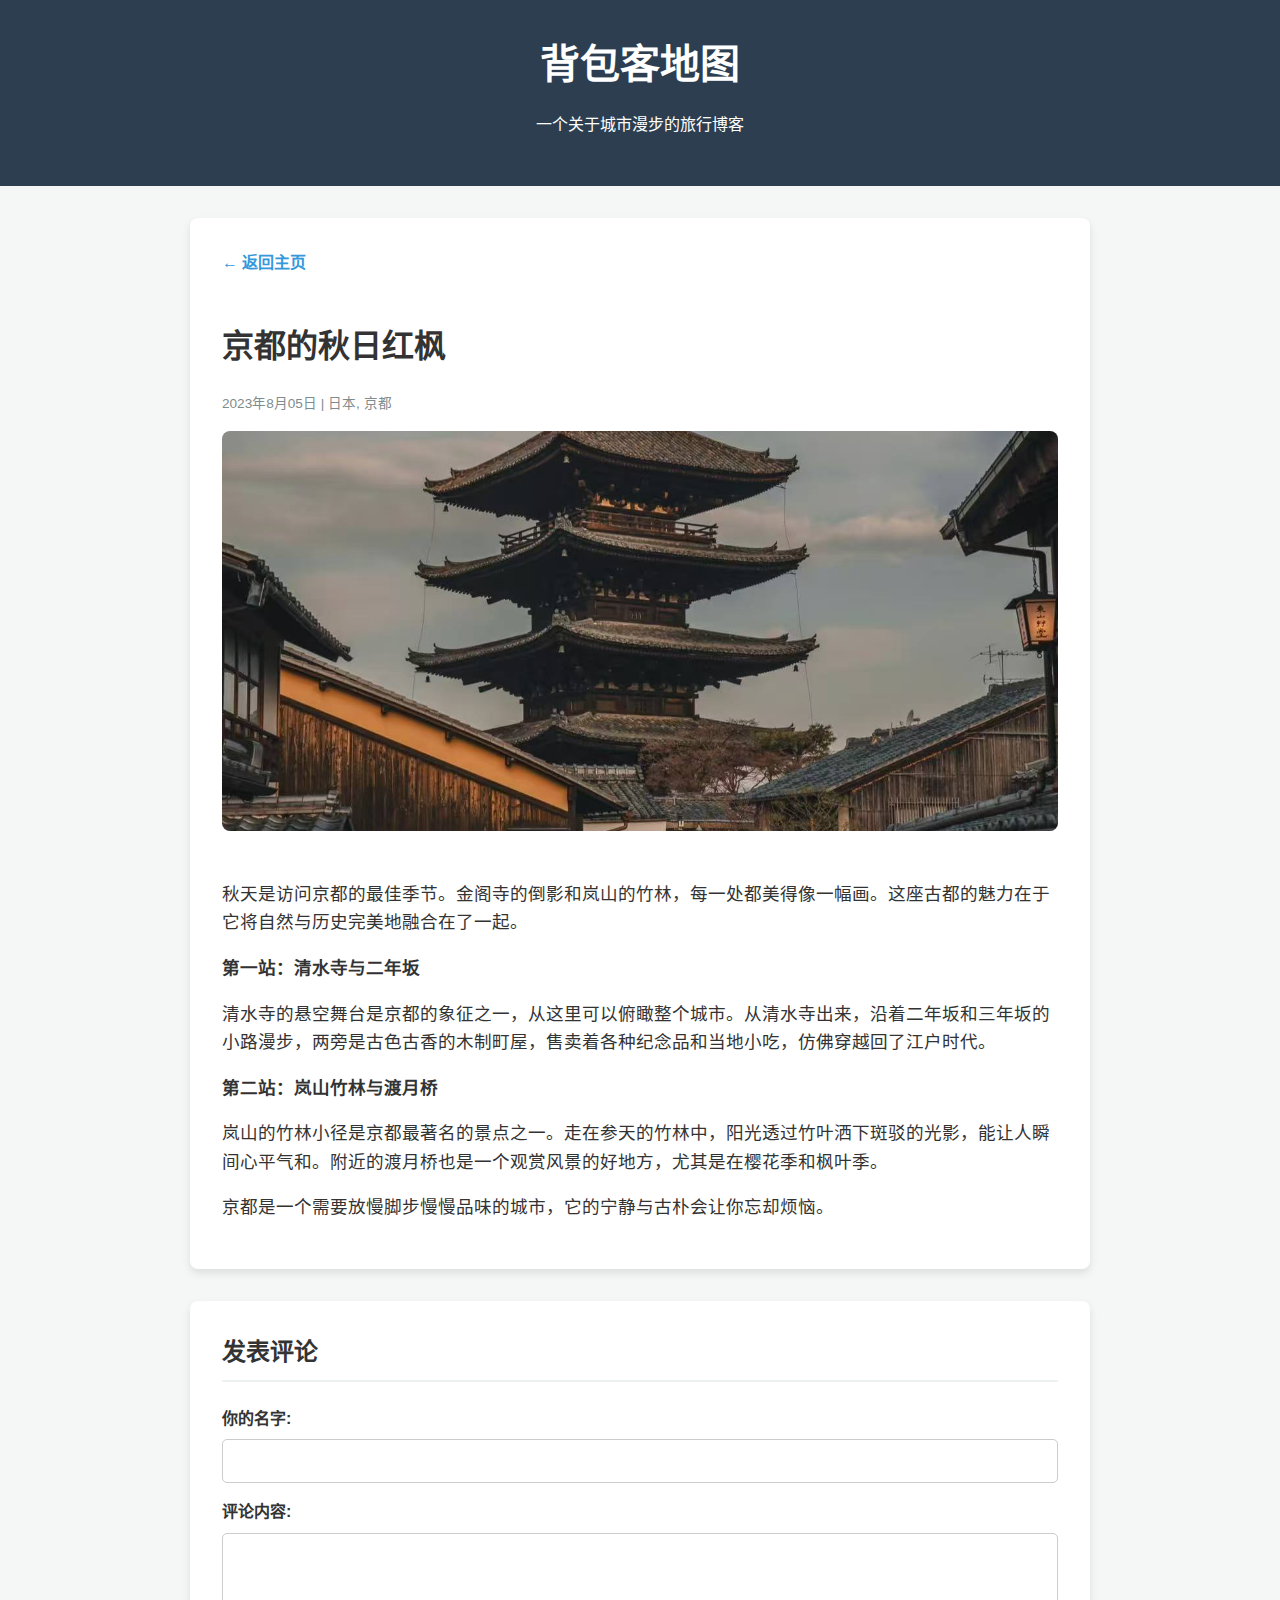
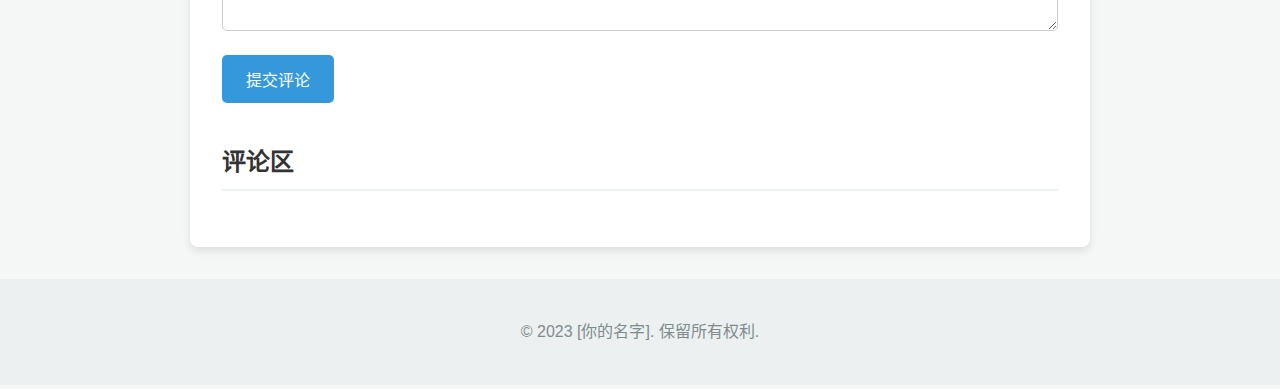
<file: post-kyoto.html>
<!DOCTYPE html>
<html lang="zh-CN">
<head>
    <meta charset="UTF-8">
    <meta name="viewport" content="width=device-width, initial-scale=1.0">
    <!-- 注意：标题已修改 -->
    <title>京都的秋日红枫 - 背包客地图</title>
    <link rel="stylesheet" href="style.css">
</head>
<body>

    <header>
        <h1>背包客地图</h1>
        <p>一个关于城市漫步的旅行博客</p>
    </header>

    <main>
        <article class="post-full">
            <a href="index.html" class="back-to-home">&larr; 返回主页</a>
            <!-- 文章内容已替换为京都 -->
            <h1>京都的秋日红枫</h1>
            <p class="post-meta">2023年8月05日 | 日本, 京都</p>
            <!-- 图片路径已修改 -->
            <img src="images/kyoto.jpg" alt="京都的寺庙" class="post-full-image">
            <div class="post-full-content">
                <p>秋天是访问京都的最佳季节。金阁寺的倒影和岚山的竹林，每一处都美得像一幅画。这座古都的魅力在于它将自然与历史完美地融合在了一起。</p>
                <p><strong>第一站：清水寺与二年坂</strong></p>
                <p>清水寺的悬空舞台是京都的象征之一，从这里可以俯瞰整个城市。从清水寺出来，沿着二年坂和三年坂的小路漫步，两旁是古色古香的木制町屋，售卖着各种纪念品和当地小吃，仿佛穿越回了江户时代。</p>
                <p><strong>第二站：岚山竹林与渡月桥</strong></p>
                <p>岚山的竹林小径是京都最著名的景点之一。走在参天的竹林中，阳光透过竹叶洒下斑驳的光影，能让人瞬间心平气和。附近的渡月桥也是一个观赏风景的好地方，尤其是在樱花季和枫叶季。</p>
                <p>京都是一个需要放慢脚步慢慢品味的城市，它的宁静与古朴会让你忘却烦恼。</p>
            </div>
        </article>

        <!-- 评论区 (这部分和东京页面完全一样) -->
        <section class="comment-section">
            <h2>发表评论</h2>
            <form id="comment-form">
                <div class="form-group">
                    <label for="comment-name">你的名字:</label>
                    <input type="text" id="comment-name" required>
                </div>
                <div class="form-group">
                    <label for="comment-text">评论内容:</label>
                    <textarea id="comment-text" rows="4" required></textarea>
                </div>
                <button type="submit">提交评论</button>
            </form>

            <div class="comments-list-container">
                <h2>评论区</h2>
                <div id="comments-list">
                    <!-- JavaScript会在这里添加新的评论 -->
                </div>
            </div>
        </section>
    </main>

    <footer>
        <p>&copy; 2023 [你的名字]. 保留所有权利.</p>
    </footer>

    <script src="script.js"></script>
</body>
</html>
</file>
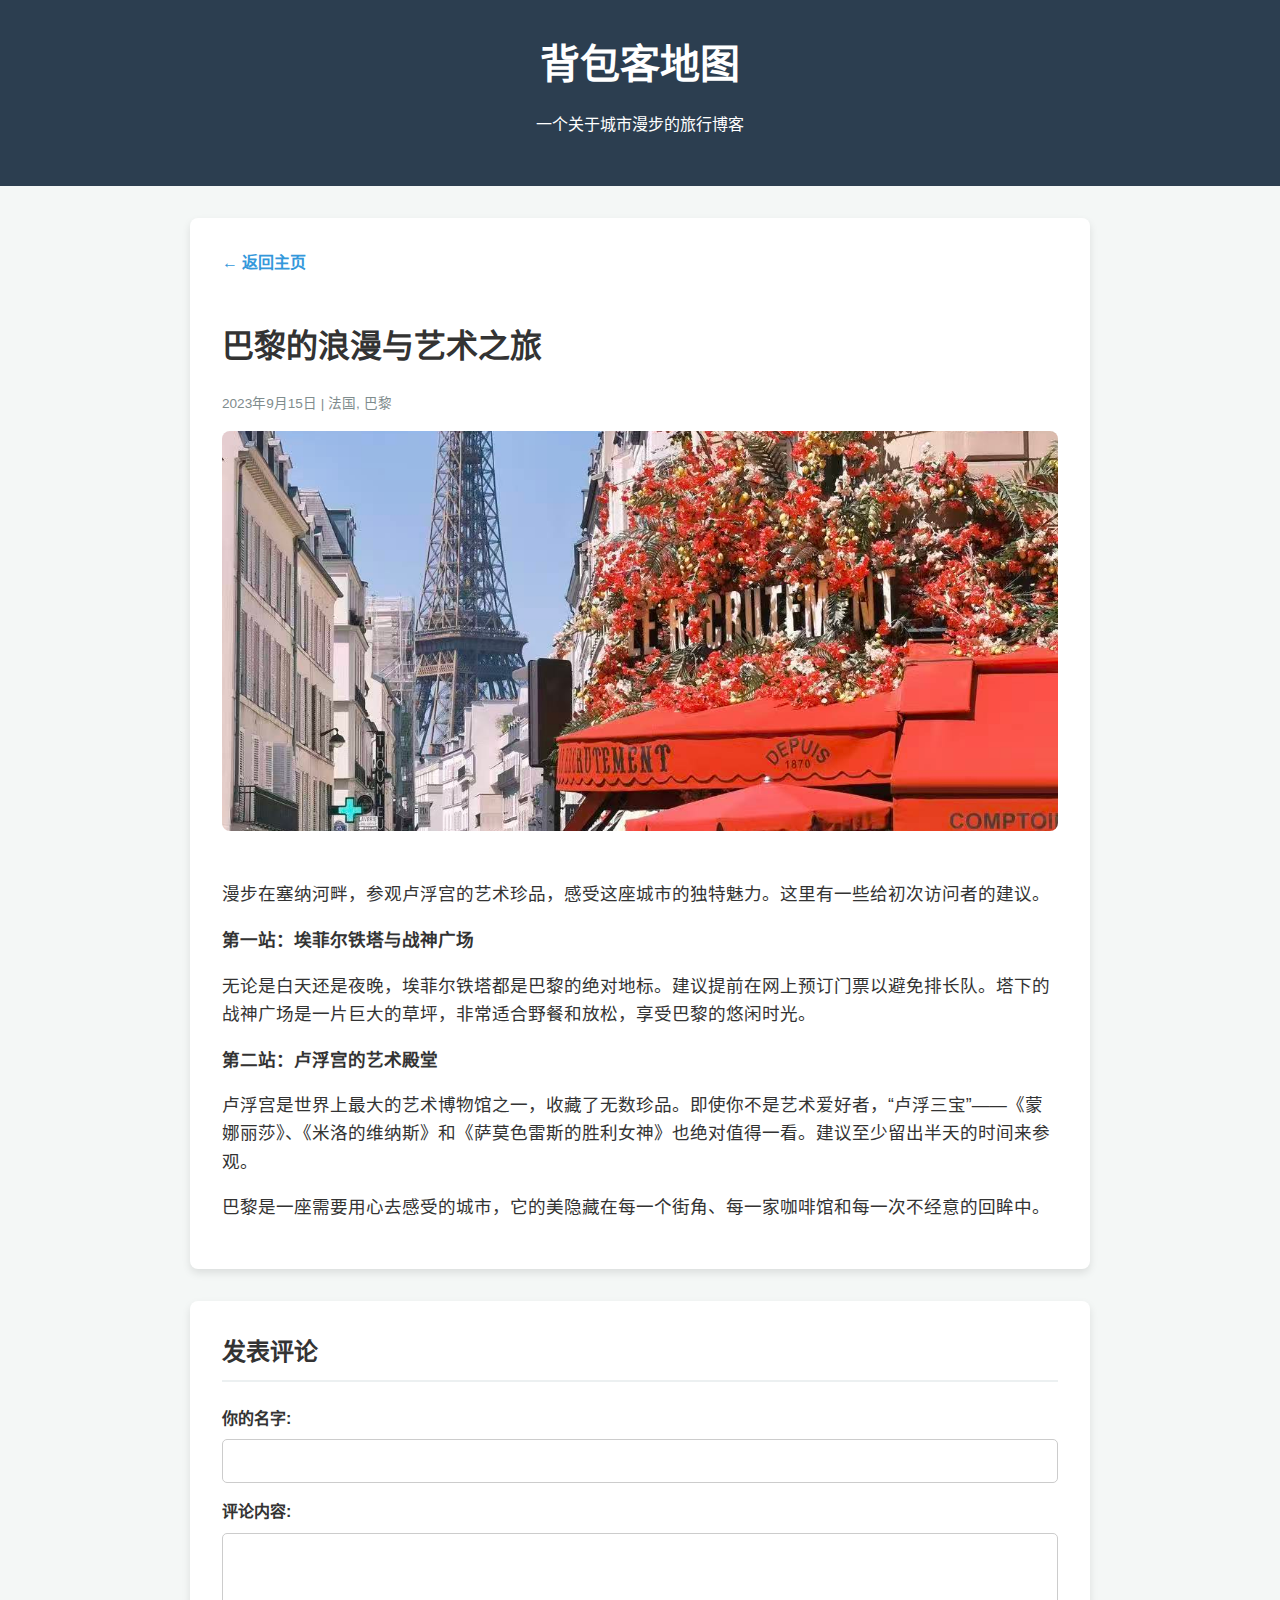
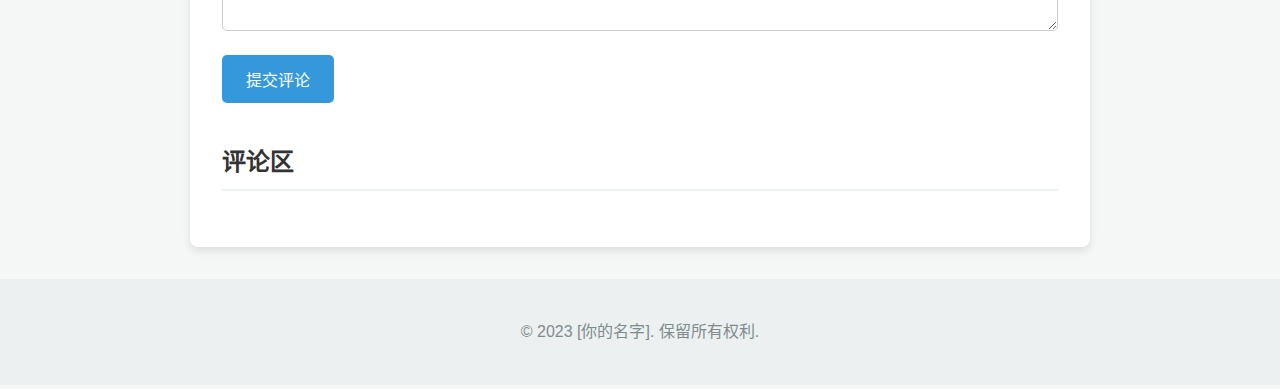
<file: post-paris.html>
<!DOCTYPE html>
<html lang="zh-CN">
<head>
    <meta charset="UTF-8">
    <meta name="viewport" content="width=device-width, initial-scale=1.0">
    <!-- 注意：标题已修改 -->
    <title>巴黎的浪漫与艺术之旅 - 背包客地图</title>
    <link rel="stylesheet" href="style.css">
</head>
<body>

    <header>
        <h1>背包客地图</h1>
        <p>一个关于城市漫步的旅行博客</p>
    </header>

    <main>
        <article class="post-full">
            <a href="index.html" class="back-to-home">&larr; 返回主页</a>
            <!-- 文章内容已替换为巴黎 -->
            <h1>巴黎的浪漫与艺术之旅</h1>
            <p class="post-meta">2023年9月15日 | 法国, 巴黎</p>
            <!-- 图片路径已修改 -->
            <img src="images/paris.jpg" alt="巴黎埃菲尔铁塔" class="post-full-image">
            <div class="post-full-content">
                <p>漫步在塞纳河畔，参观卢浮宫的艺术珍品，感受这座城市的独特魅力。这里有一些给初次访问者的建议。</p>
                <p><strong>第一站：埃菲尔铁塔与战神广场</strong></p>
                <p>无论是白天还是夜晚，埃菲尔铁塔都是巴黎的绝对地标。建议提前在网上预订门票以避免排长队。塔下的战神广场是一片巨大的草坪，非常适合野餐和放松，享受巴黎的悠闲时光。</p>
                <p><strong>第二站：卢浮宫的艺术殿堂</strong></p>
                <p>卢浮宫是世界上最大的艺术博物馆之一，收藏了无数珍品。即使你不是艺术爱好者，“卢浮三宝”——《蒙娜丽莎》、《米洛的维纳斯》和《萨莫色雷斯的胜利女神》也绝对值得一看。建议至少留出半天的时间来参观。</p>
                <p>巴黎是一座需要用心去感受的城市，它的美隐藏在每一个街角、每一家咖啡馆和每一次不经意的回眸中。</p>
            </div>
        </article>

        <!-- 评论区 (这部分和东京页面完全一样) -->
        <section class="comment-section">
            <h2>发表评论</h2>
            <form id="comment-form">
                <div class="form-group">
                    <label for="comment-name">你的名字:</label>
                    <input type="text" id="comment-name" required>
                </div>
                <div class="form-group">
                    <label for="comment-text">评论内容:</label>
                    <textarea id="comment-text" rows="4" required></textarea>
                </div>
                <button type="submit">提交评论</button>
            </form>

            <div class="comments-list-container">
                <h2>评论区</h2>
                <div id="comments-list">
                    <!-- JavaScript会在这里添加新的评论 -->
                </div>
            </div>
        </section>
    </main>

    <footer>
        <p>&copy; 2023 [你的名字]. 保留所有权利.</p>
    </footer>

    <script src="script.js"></script>
</body>
</html>
</file>
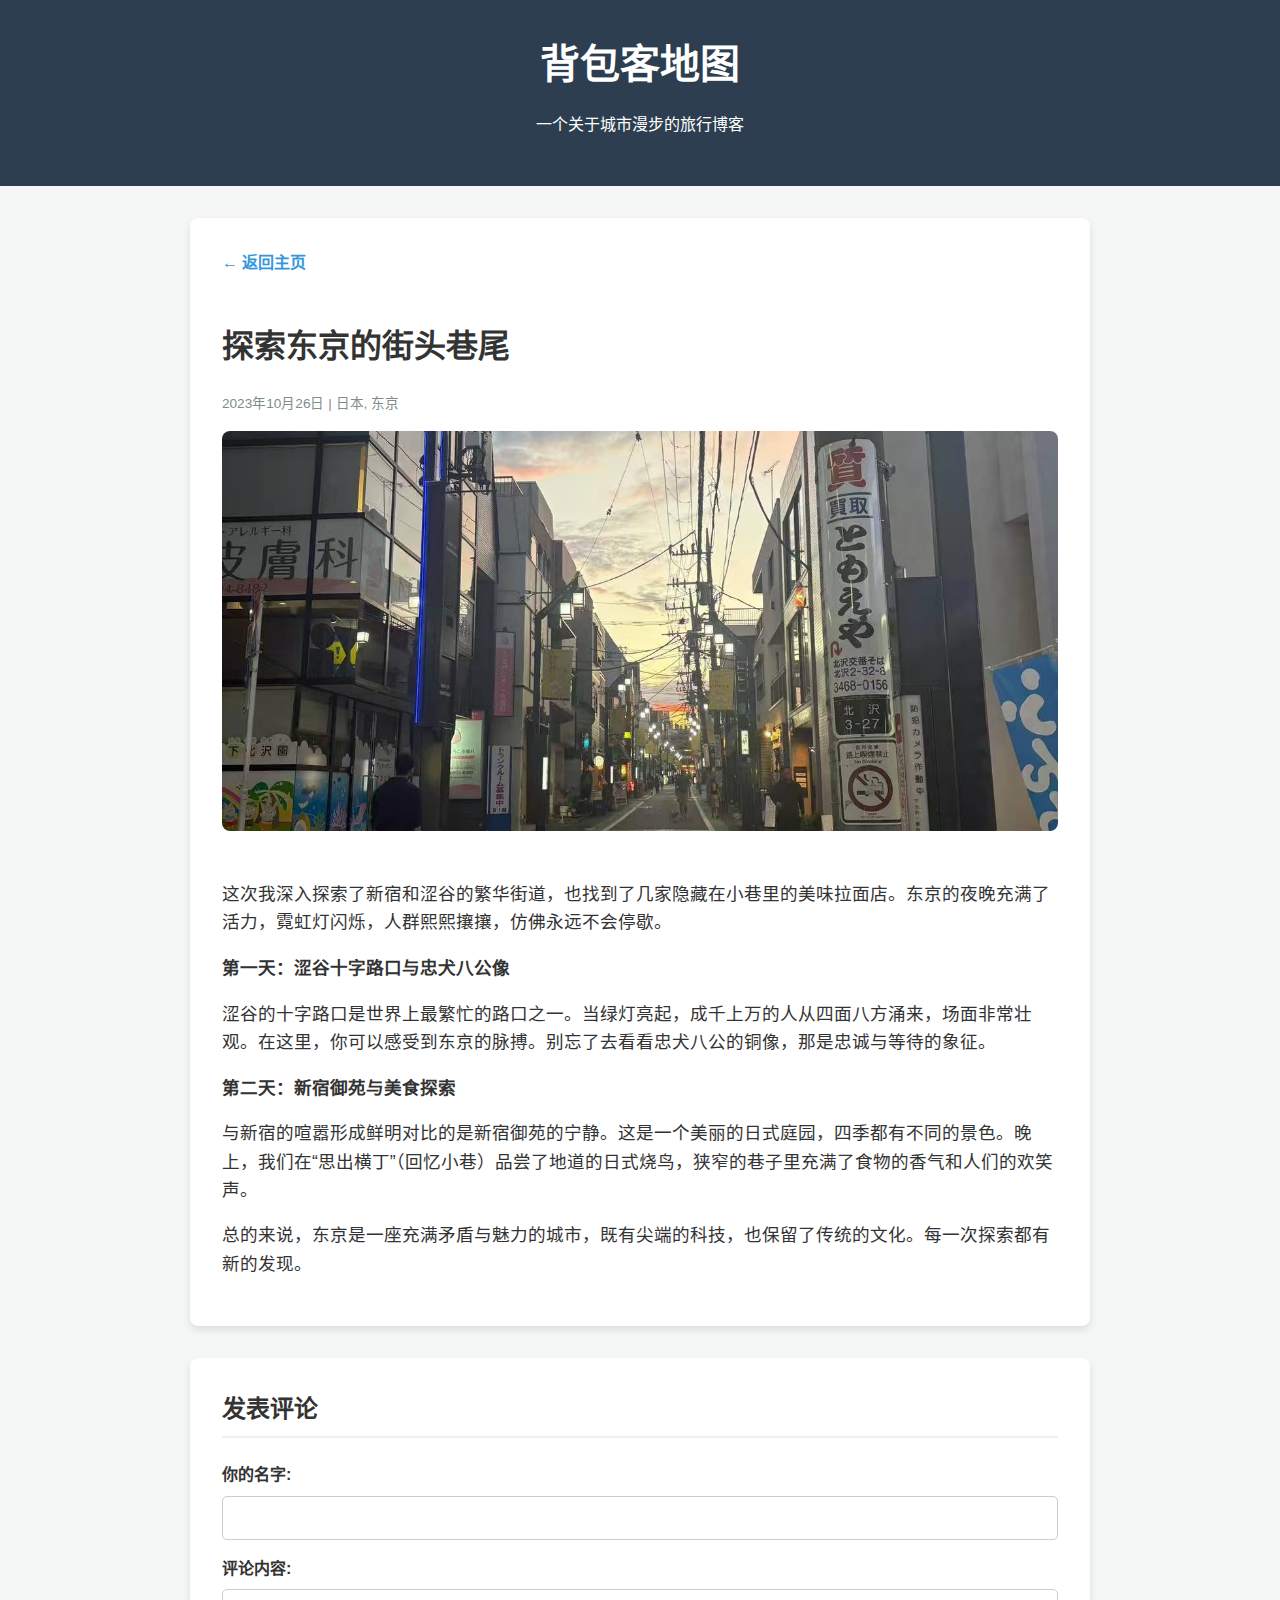
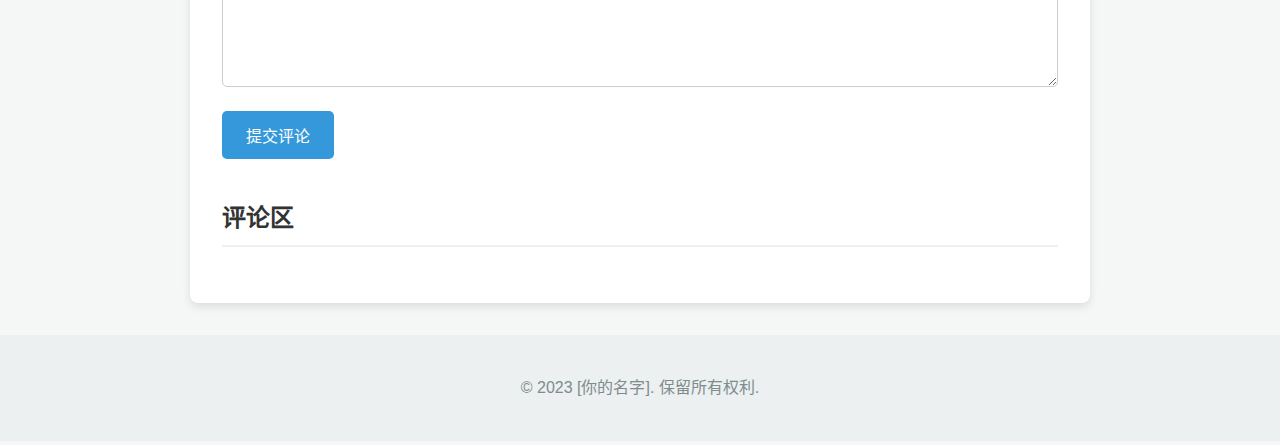
<file: post-tokyo.html>
<!DOCTYPE html>
<html lang="zh-CN">
<head>
    <meta charset="UTF-8">
    <meta name="viewport" content="width=device-width, initial-scale=1.0">
    <title>探索东京的街头巷尾 - 背包客地图</title>
    <link rel="stylesheet" href="style.css">
</head>
<body>

    <header>
        <h1>背包客地图</h1>
        <p>一个关于城市漫步的旅行博客</p>
    </header>

    <main>
        <article class="post-full">
            <a href="index.html" class="back-to-home">&larr; 返回主页</a>
            <h1>探索东京的街头巷尾</h1>
            <p class="post-meta">2023年10月26日 | 日本, 东京</p>
            <img src="images/tokyo.jpg" alt="东京夜晚的街道" class="post-full-image">
            <div class="post-full-content">
                <p>这次我深入探索了新宿和涩谷的繁华街道，也找到了几家隐藏在小巷里的美味拉面店。东京的夜晚充满了活力，霓虹灯闪烁，人群熙熙攘攘，仿佛永远不会停歇。</p>
                <p><strong>第一天：涩谷十字路口与忠犬八公像</strong></p>
                <p>涩谷的十字路口是世界上最繁忙的路口之一。当绿灯亮起，成千上万的人从四面八方涌来，场面非常壮观。在这里，你可以感受到东京的脉搏。别忘了去看看忠犬八公的铜像，那是忠诚与等待的象征。</p>
                <p><strong>第二天：新宿御苑与美食探索</strong></p>
                <p>与新宿的喧嚣形成鲜明对比的是新宿御苑的宁静。这是一个美丽的日式庭园，四季都有不同的景色。晚上，我们在“思出横丁”（回忆小巷）品尝了地道的日式烧鸟，狭窄的巷子里充满了食物的香气和人们的欢笑声。</p>
                <p>总的来说，东京是一座充满矛盾与魅力的城市，既有尖端的科技，也保留了传统的文化。每一次探索都有新的发现。</p>
            </div>
        </article>

        <!-- 评论区 -->
        <section class="comment-section">
            <h2>发表评论</h2>
            <form id="comment-form">
                <div class="form-group">
                    <label for="comment-name">你的名字:</label>
                    <input type="text" id="comment-name" required>
                </div>
                <div class="form-group">
                    <label for="comment-text">评论内容:</label>
                    <textarea id="comment-text" rows="4" required></textarea>
                </div>
                <button type="submit">提交评论</button>
            </form>

            <div class="comments-list-container">
                <h2>评论区</h2>
                <div id="comments-list">
                    <!-- JavaScript会在这里添加新的评论 -->
                </div>
            </div>
        </section>
    </main>

    <footer>
        <p>&copy; 2023 [你的名字]. 保留所有权利.</p>
    </footer>

    <script src="script.js"></script>
</body>
</html>
</file>
<file: style.css>
/* 全局样式 */
body {
    font-family: -apple-system, BlinkMacSystemFont, "Segoe UI", Roboto, Helvetica, Arial, sans-serif;
    margin: 0;
    background-color: #f4f7f6;
    color: #333;
    line-height: 1.6;
}

/* 头部样式 */
header {
    background-color: #2c3e50;
    color: #ffffff;
    text-align: center;
    padding: 2rem 1rem;
}

header h1 {
    margin: 0;
    font-size: 2.5rem;
}

/* 主内容区域 */
main {
    max-width: 900px;
    margin: 2rem auto;
    padding: 0 1rem;
}

.posts-container {
    display: grid;
    gap: 2rem;
}

/* 文章卡片样式 */
.post-card {
    background-color: #ffffff;
    border-radius: 8px;
    box-shadow: 0 4px 8px rgba(0,0,0,0.1);
    overflow: hidden;
    transition: transform 0.2s ease-in-out;
}

.post-card:hover {
    transform: translateY(-5px);
}

.post-card img {
    width: 100%;
    height: 200px;
    object-fit: cover; /* 保证图片不变形 */
}

.post-content {
    padding: 1.5rem;
}

.post-content h2 {
    margin-top: 0;
    color: #2c3e50;
}

.post-meta {
    font-size: 0.85rem;
    color: #7f8c8d;
    margin-bottom: 1rem;
}

/* “阅读全文”按钮样式 */
.read-more-btn {
    display: inline-block;
    background-color: #3498db;
    color: #ffffff;
    padding: 0.5rem 1rem;
    text-decoration: none;
    border-radius: 5px;
    transition: background-color 0.2s;
}

.read-more-btn:hover {
    background-color: #2980b9;
}

/* 页脚样式 */
footer {
    text-align: center;
    padding: 1.5rem;
    background-color: #ecf0f1;
    color: #7f8c8d;
    margin-top: 2rem;
}



/* 返回主页链接 */
.back-to-home {
    display: inline-block;
    margin-bottom: 1.5rem;
    color: #3498db;
    text-decoration: none;
    font-weight: bold;
}
.back-to-home:hover {
    text-decoration: underline;
}

/* 完整文章样式 */
.post-full {
    background-color: #ffffff;
    padding: 2rem;
    border-radius: 8px;
    box-shadow: 0 4px 8px rgba(0,0,0,0.1);
}

.post-full-image {
    width: 100%;
    max-height: 400px;
    object-fit: cover;
    border-radius: 8px;
    margin-bottom: 1.5rem;
}

.post-full-content p {
    font-size: 1.1rem;
    margin-bottom: 1rem;
}

/* 评论区样式 */
.comment-section {
    margin-top: 2rem;
    background-color: #ffffff;
    padding: 2rem;
    border-radius: 8px;
    box-shadow: 0 4px 8px rgba(0,0,0,0.1);
}

.comment-section h2 {
    margin-top: 0;
    border-bottom: 2px solid #ecf0f1;
    padding-bottom: 0.5rem;
    margin-bottom: 1.5rem;
}

/* 评论表单样式 */
#comment-form .form-group {
    margin-bottom: 1rem;
}

#comment-form label {
    display: block;
    margin-bottom: 0.5rem;
    font-weight: bold;
}

#comment-form input,
#comment-form textarea {
    width: 100%;
    padding: 0.75rem;
    border: 1px solid #ccc;
    border-radius: 5px;
    font-size: 1rem;
    box-sizing: border-box; /* 保证padding不会撑大宽度 */
}

#comment-form button {
    background-color: #3498db;
    color: white;
    border: none;
    padding: 0.75rem 1.5rem;
    border-radius: 5px;
    font-size: 1rem;
    cursor: pointer;
    transition: background-color 0.2s;
}

#comment-form button:hover {
    background-color: #2980b9;
}

/* 评论列表样式 */
.comments-list-container {
    margin-top: 2.5rem;
}

.comment {
    border: 1px solid #ecf0f1;
    background-color: #f9f9f9;
    padding: 1rem;
    border-radius: 5px;
    margin-bottom: 1rem;
}

.comment strong {
    display: block;
    margin-bottom: 0.5rem;
    color: #2c3e50;
}
.map-container {
    margin-top: 3rem;
    padding: 2rem;
    background-color: #ffffff;
    border-radius: 8px;
    box-shadow: 0 4px 8px rgba(0,0,0,0.1);
}

.map-container h2 {
    text-align: center;
    margin-top: 0;
    margin-bottom: 1.5rem;
}

#map {
    height: 450px; /* 必须给地图一个高度！ */
    width: 100%;
    border-radius: 8px;
}
</file>
